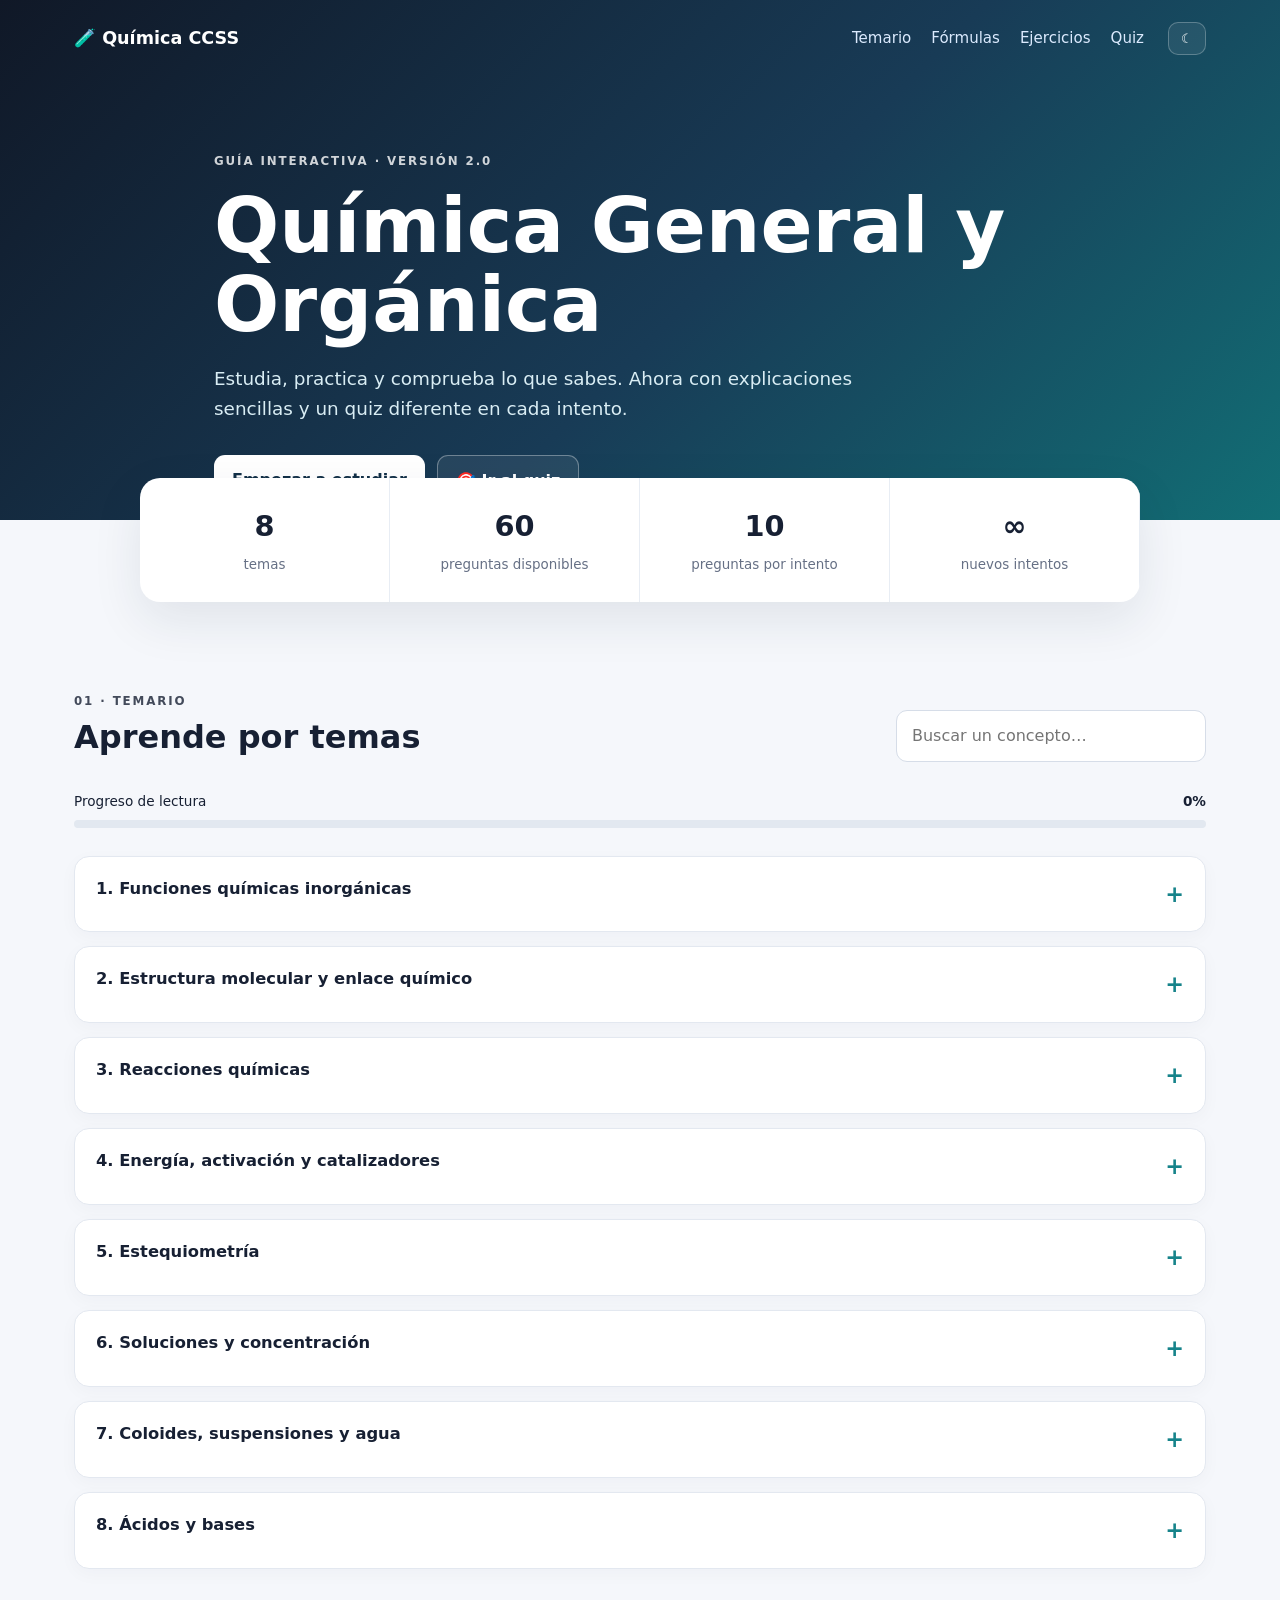
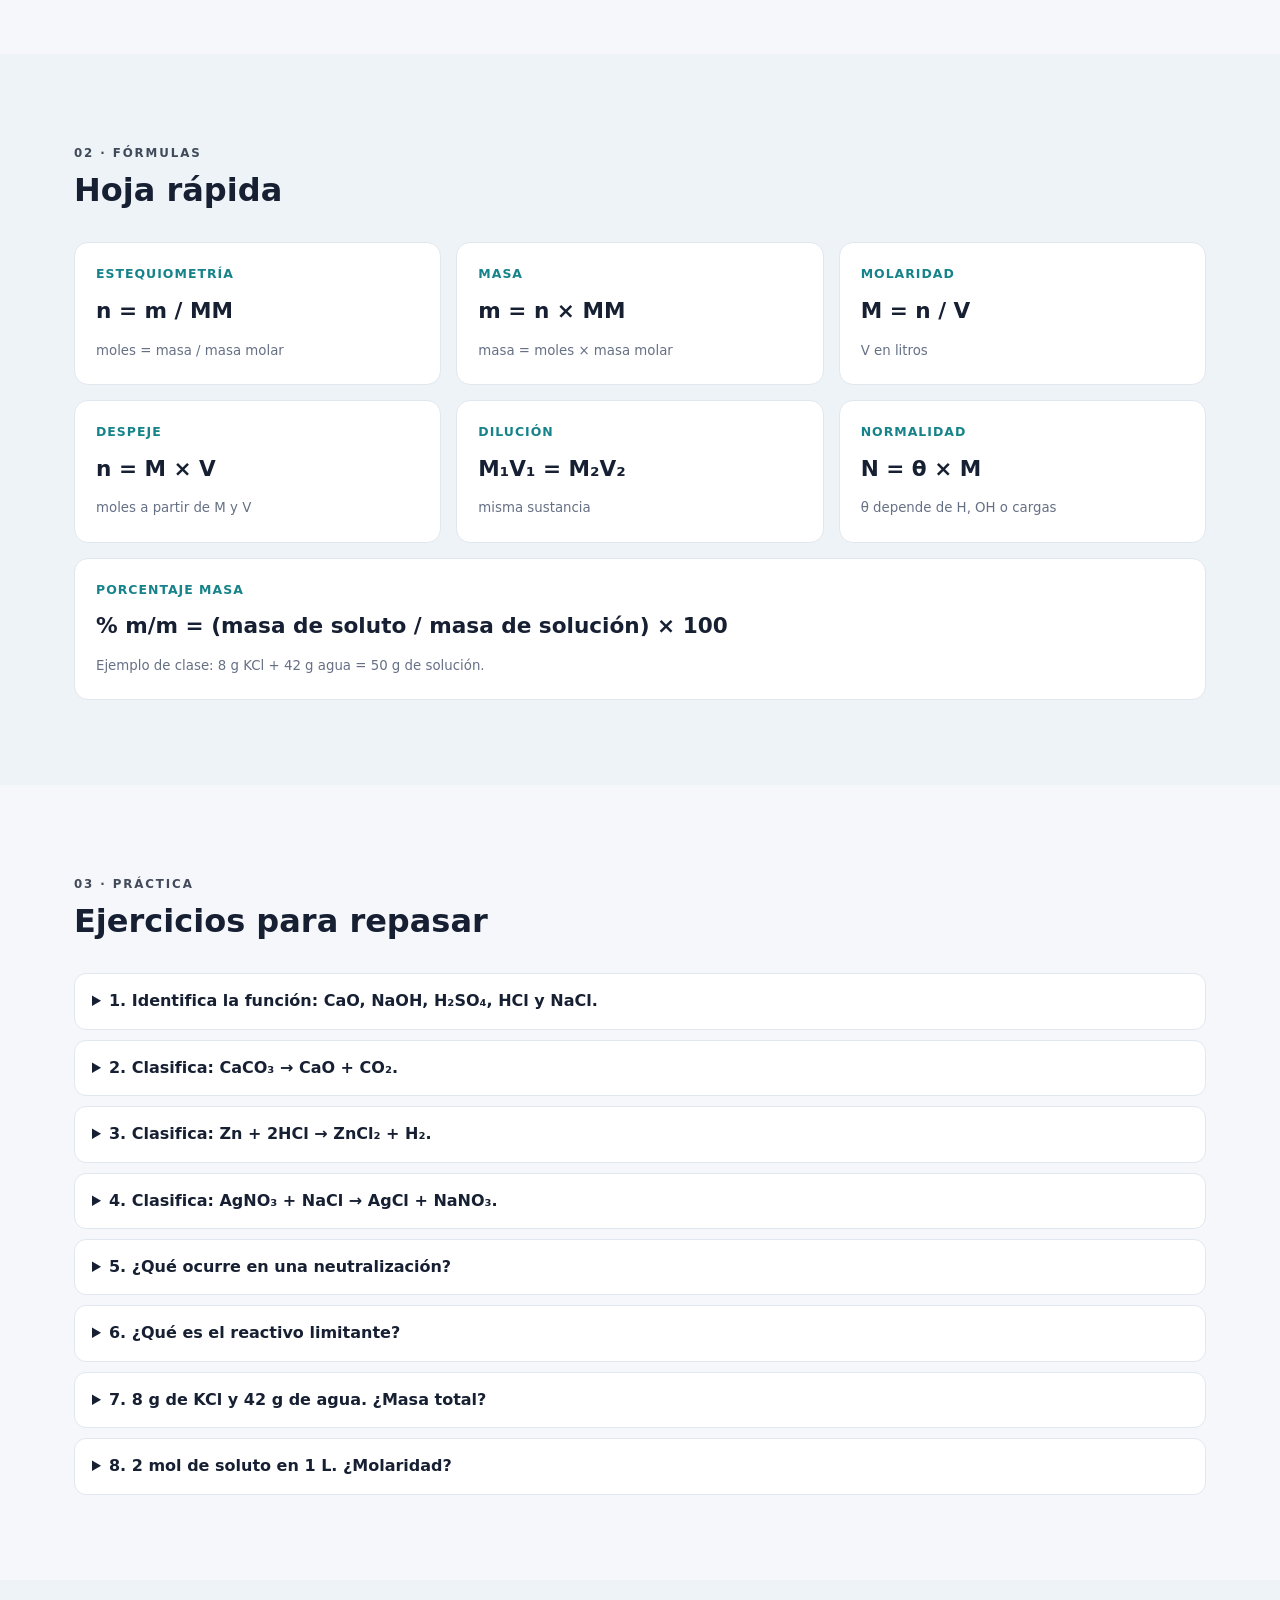
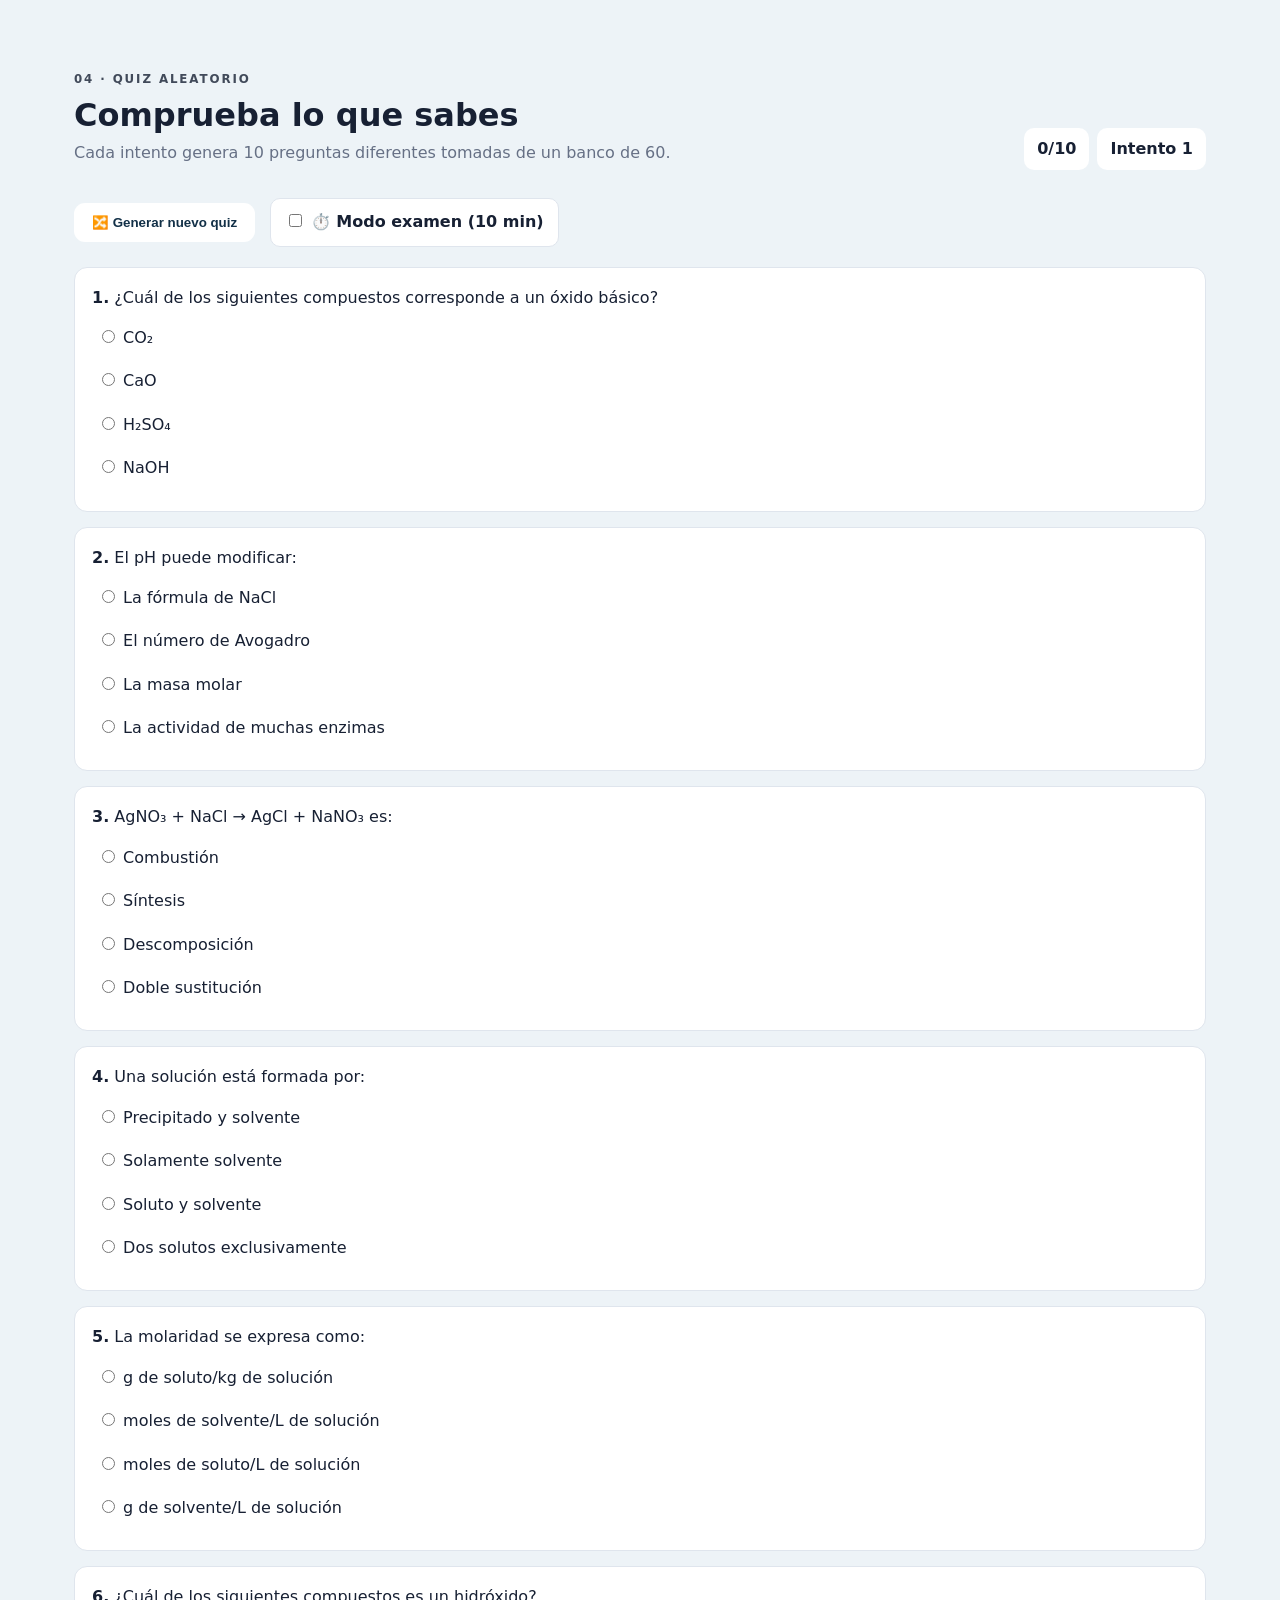
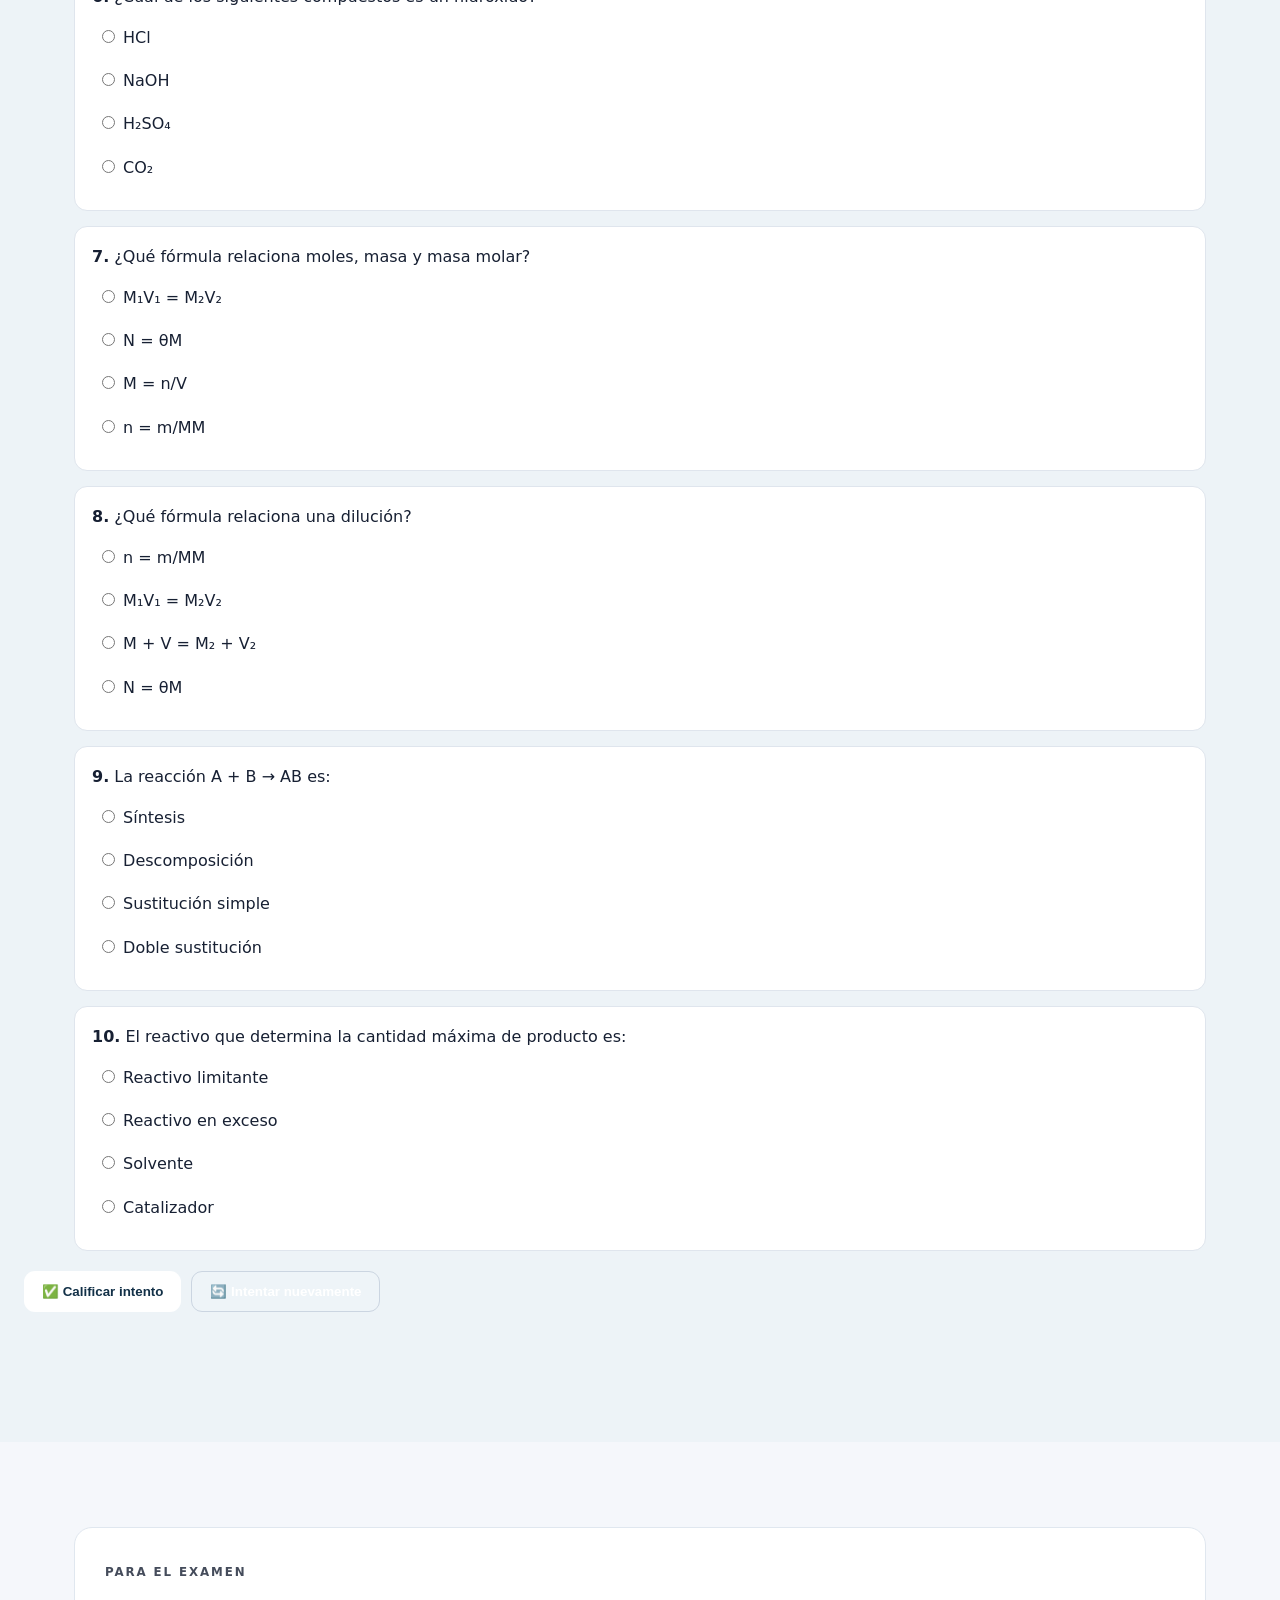
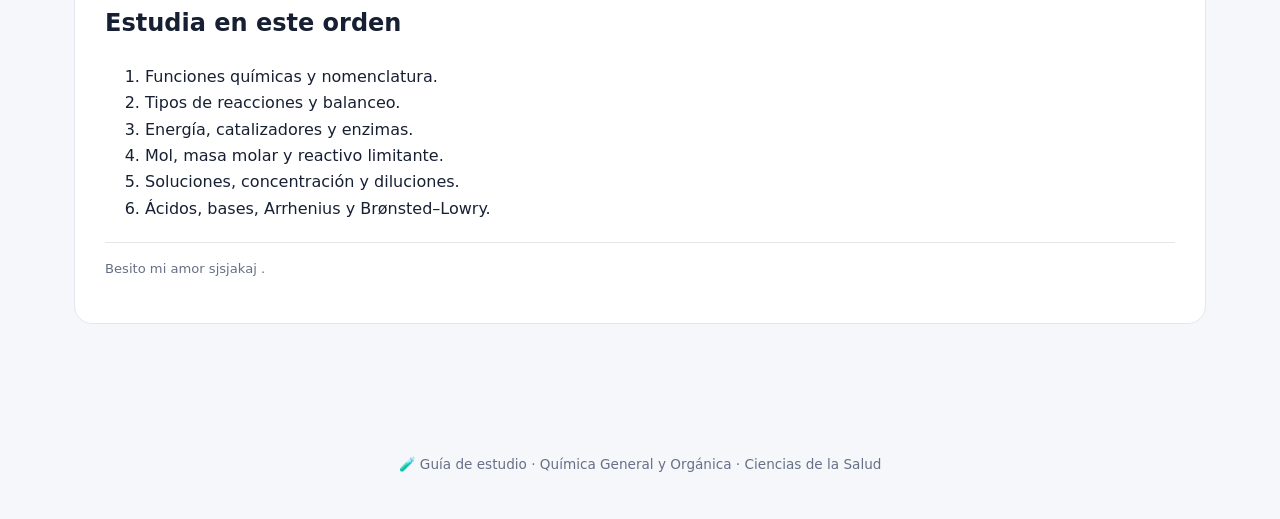
<file: index.html>
<!DOCTYPE html>
<html lang="es">
<head>
<meta charset="UTF-8">
<meta name="viewport" content="width=device-width, initial-scale=1.0">
<title>Química CCSS — Guía Interactiva</title>
<meta name="description" content="Guía interactiva de Química General y Orgánica para Ciencias de la Salud.">
<link rel="stylesheet" href="style.css">
</head>
<body>
<header class="hero">
<nav class="nav">
<a class="brand" href="#inicio">🧪 Química CCSS</a>
<div class="nav-links">
<a href="#temario">Temario</a><a href="#formulas">Fórmulas</a><a href="#ejercicios">Ejercicios</a><a href="#quiz">Quiz</a>
</div>
<button id="themeBtn" class="icon-btn">☾</button>
</nav>
<div class="hero-content" id="inicio">
<span class="eyebrow">GUÍA INTERACTIVA · VERSIÓN 2.0</span>
<h1>Química General y Orgánica</h1>
<p>Estudia, practica y comprueba lo que sabes. Ahora con explicaciones sencillas y un quiz diferente en cada intento.</p>
<div class="hero-actions"><a class="btn primary" href="#temario">Empezar a estudiar</a><a class="btn ghost" href="#quiz">🎯 Ir al quiz</a></div>
</div>
</header>

<main>
<section class="stats">
<div><strong>8</strong><span>temas</span></div><div><strong>60</strong><span>preguntas disponibles</span></div><div><strong>10</strong><span>preguntas por intento</span></div><div><strong>∞</strong><span>nuevos intentos</span></div>
</section>

<section class="section" id="temario">
<div class="section-heading"><div><span class="eyebrow">01 · TEMARIO</span><h2>Aprende por temas</h2></div><input id="search" class="search" type="search" placeholder="Buscar un concepto…"></div>
<div class="progress-wrap"><div class="progress-label"><span>Progreso de lectura</span><strong id="progressText">0%</strong></div><div class="progress"><div id="progressBar"></div></div></div>

<div class="topic-grid">
<article class="topic" data-keywords="funciones químicas óxido hidróxido ácido sal nomenclatura stock iupac tradicional">
<button class="topic-title">1. Funciones químicas inorgánicas <span>+</span></button>
<div class="topic-body">
<p>Las principales funciones trabajadas son <strong>óxido, hidróxido, ácido y sal</strong>.</p>
<div class="mini-grid"><div><b>Óxido</b><br>Compuesto formado por oxígeno y otro elemento. Ej.: CaO, CO₂.</div><div><b>Hidróxido</b><br>Compuesto formado por un metal unido al grupo OH⁻. Ej.: NaOH.</div><div><b>Ácido</b><br>Se estudian ácidos hidrácidos y oxácidos. Ej.: HCl, H₂SO₄.</div><div><b>Sal</b><br>Ej.: NaCl, Na₂CO₃.</div></div>
<h4>Nomenclaturas</h4><ul><li><strong>Stock:</strong> usa el número de oxidación cuando corresponde. Ej.: Fe₂O₃ → óxido de hierro (III).</li><li><strong>IUPAC/sistemática:</strong> usa prefijos. Ej.: Cl₂O₅ → pentaóxido de dicloro.</li><li><strong>Tradicional:</strong> emplea las formas históricas de denominación.</li></ul>
<div class="example"><b>Ejemplos:</b> CuO → óxido de cobre (II) · Fe₂O₃ → óxido de hierro (III) · Al₂O₃ → óxido de aluminio (III).</div>
<button class="explain-btn" data-explain="funciones">💡 Explícame esto de forma sencilla</button>
<div class="explanation" id="exp-funciones"></div>
</div></article>

<article class="topic" data-keywords="estructura molecular enlace químico iónico covalente metálico">
<button class="topic-title">2. Estructura molecular y enlace químico <span>+</span></button>
<div class="topic-body"><p>El enlace químico explica cómo se unen los átomos para formar sustancias.</p><div class="mini-grid"><div><b>Iónico</b><br>Asociado a transferencia de electrones y formación de iones.</div><div><b>Covalente</b><br>Asociado a compartición de electrones.</div><div><b>Metálico</b><br>Característico de los metales.</div></div><p class="tip">Relaciona el tipo de enlace con propiedades como conductividad, solubilidad y volatilidad cuando corresponda.</p><button class="explain-btn" data-explain="enlaces">💡 Explícame esto de forma sencilla</button><div class="explanation" id="exp-enlaces"></div></div></article>

<article class="topic" data-keywords="reacciones químicas lavoisier síntesis descomposición sustitución combustión neutralización">
<button class="topic-title">3. Reacciones químicas <span>+</span></button>
<div class="topic-body"><p>Una reacción representa la transformación de <strong>reactivos en productos</strong>. El balanceo debe respetar la conservación de los átomos.</p><div class="reaction-list"><div><span>Síntesis</span><code>A + B → AB</code></div><div><span>Descomposición</span><code>AB → A + B</code></div><div><span>Sustitución simple</span><code>A + BC → AC + B</code></div><div><span>Doble sustitución</span><code>AB + CD → AD + CB</code></div><div><span>Combustión</span><code>Hidrocarburo + O₂ → CO₂ + H₂O</code></div></div><div class="example"><b>Ejemplos:</b> CaCO₃ → CaO + CO₂ = descomposición · Zn + 2HCl → ZnCl₂ + H₂ = sustitución simple · AgNO₃ + NaCl → AgCl + NaNO₃ = doble sustitución.</div><p><strong>Neutralización:</strong> reacción entre un ácido y una base que produce sal y agua.</p><button class="explain-btn" data-explain="reacciones">💡 Explícame esto de forma sencilla</button><div class="explanation" id="exp-reacciones"></div></div></article>

<article class="topic" data-keywords="energía exotérmica endotérmica activación catalizador enzimas sitio activo sustrato">
<button class="topic-title">4. Energía, activación y catalizadores <span>+</span></button>
<div class="topic-body"><div class="compare"><div><b>Exotérmica</b><p>Libera energía hacia el ambiente.</p></div><div><b>Endotérmica</b><p>Absorbe energía del ambiente.</p></div></div><p><strong>Energía de activación:</strong> energía mínima necesaria para que ocurra una reacción.</p><p><strong>Catalizadores:</strong> permiten disminuir la energía de activación sin consumirse permanentemente.</p><p><strong>Enzimas:</strong> principalmente proteínas con función catalítica. El <strong>sustrato</strong> es la sustancia sobre la que actúa la enzima y el <strong>sitio activo</strong> es la región donde se une.</p><button class="explain-btn" data-explain="energia">💡 Explícame esto de forma sencilla</button><div class="explanation" id="exp-energia"></div></div></article>

<article class="topic" data-keywords="estequiometría mol masa molar reactivo limitante">
<button class="topic-title">5. Estequiometría <span>+</span></button>
<div class="topic-body"><p>La estequiometría relaciona cantidades de reactivos y productos a partir de una ecuación química balanceada.</p><ul><li><strong>1 mol</strong> contiene aproximadamente <strong>6,022 × 10²³ partículas</strong>.</li><li><strong>Masa molar:</strong> masa de un mol de sustancia, en g/mol.</li><li><strong>Reactivo limitante:</strong> determina la cantidad máxima de producto.</li></ul><div class="formula">n = m / MM</div><div class="formula">m = n × MM</div><p class="tip">Ruta: balancea → convierte a moles → usa la proporción → convierte a la unidad solicitada.</p><button class="explain-btn" data-explain="estequiometria">💡 Explícame esto de forma sencilla</button><div class="explanation" id="exp-estequiometria"></div></div></article>

<article class="topic" data-keywords="soluciones soluto solvente porcentaje molaridad normalidad dilución">
<button class="topic-title">6. Soluciones y concentración <span>+</span></button>
<div class="topic-body"><p>Una solución está formada por <strong>soluto y solvente</strong>. Generalmente, el solvente está en mayor proporción.</p><div class="formula">% m/m = (masa de soluto / masa de solución) × 100</div><div class="formula">% v/v = (volumen de soluto / volumen de solución) × 100</div><div class="formula">% m/v = (masa de soluto / volumen de solución) × 100</div><div class="formula">M = moles de soluto / litros de solución</div><div class="formula">N = θ × M</div><p><strong>Dilución:</strong> para una dilución de la misma sustancia se utiliza <code>M₁V₁ = M₂V₂</code>.</p><button class="explain-btn" data-explain="soluciones">💡 Explícame esto de forma sencilla</button><div class="explanation" id="exp-soluciones"></div></div></article>

<article class="topic" data-keywords="coloides suspensiones agua autoionización puentes hidrógeno">
<button class="topic-title">7. Coloides, suspensiones y agua <span>+</span></button>
<div class="topic-body"><p>Se estudia el comportamiento de <strong>soluciones, coloides y suspensiones</strong> en agua y sus diferencias.</p><p>El agua establece <strong>puentes de hidrógeno</strong> entre sus moléculas. En la autoionización se consideran variaciones de H⁺ y OH⁻.</p><div class="example">Si aumenta H⁺, el medio se desplaza hacia mayor acidez. Si disminuye H⁺ y aumenta OH⁻, se desplaza hacia mayor basicidad.</div><p>El agua puede participar en reacciones ácido–base y presenta comportamiento anfótero.</p><button class="explain-btn" data-explain="agua">💡 Explícame esto de forma sencilla</button><div class="explanation" id="exp-agua"></div></div></article>

<article class="topic" data-keywords="ácidos bases arrhenius bronsted lowry ph neutralización">
<button class="topic-title">8. Ácidos y bases <span>+</span></button>
<div class="topic-body"><h4>Arrhenius</h4><p>La sesión aborda la teoría de Arrhenius para explicar ácidos y bases en solución acuosa.</p><h4>Brønsted–Lowry</h4><p>Interpreta las reacciones ácido–base mediante transferencia de protones.</p><div class="compare"><div><b>Ácido</b><p>Donador de protones.</p></div><div><b>Base</b><p>Aceptor de protones.</p></div></div><p><strong>pH:</strong> se relaciona con la concentración de H⁺ y caracteriza la acidez o basicidad.</p><button class="explain-btn" data-explain="acidos">💡 Explícame esto de forma sencilla</button><div class="explanation" id="exp-acidos"></div></div></article>
</div>
</section>

<section class="section alt" id="formulas"><div class="section-heading"><div><span class="eyebrow">02 · FÓRMULAS</span><h2>Hoja rápida</h2></div></div><div class="formula-grid">
<div class="formula-card"><span>Estequiometría</span><strong>n = m / MM</strong><small>moles = masa / masa molar</small></div>
<div class="formula-card"><span>Masa</span><strong>m = n × MM</strong><small>masa = moles × masa molar</small></div>
<div class="formula-card"><span>Molaridad</span><strong>M = n / V</strong><small>V en litros</small></div>
<div class="formula-card"><span>Despeje</span><strong>n = M × V</strong><small>moles a partir de M y V</small></div>
<div class="formula-card"><span>Dilución</span><strong>M₁V₁ = M₂V₂</strong><small>misma sustancia</small></div>
<div class="formula-card"><span>Normalidad</span><strong>N = θ × M</strong><small>θ depende de H, OH o cargas</small></div>
<div class="formula-card wide"><span>Porcentaje masa</span><strong>% m/m = (masa de soluto / masa de solución) × 100</strong><small>Ejemplo de clase: 8 g KCl + 42 g agua = 50 g de solución.</small></div>
</div></section>

<section class="section" id="ejercicios"><div class="section-heading"><div><span class="eyebrow">03 · PRÁCTICA</span><h2>Ejercicios para repasar</h2></div></div><div class="exercise-list">
<details><summary>1. Identifica la función: CaO, NaOH, H₂SO₄, HCl y NaCl.</summary><p>CaO: óxido básico · NaOH: hidróxido · H₂SO₄: oxácido · HCl: ácido hidrácido · NaCl: sal.</p></details>
<details><summary>2. Clasifica: CaCO₃ → CaO + CO₂.</summary><p><strong>Descomposición.</strong></p></details>
<details><summary>3. Clasifica: Zn + 2HCl → ZnCl₂ + H₂.</summary><p><strong>Sustitución simple.</strong></p></details>
<details><summary>4. Clasifica: AgNO₃ + NaCl → AgCl + NaNO₃.</summary><p><strong>Doble sustitución.</strong></p></details>
<details><summary>5. ¿Qué ocurre en una neutralización?</summary><p>Un ácido reacciona con una base y se forman sal y agua.</p></details>
<details><summary>6. ¿Qué es el reactivo limitante?</summary><p>Determina la cantidad máxima de producto que puede formarse.</p></details>
<details><summary>7. 8 g de KCl y 42 g de agua. ¿Masa total?</summary><p><strong>50 g de solución.</strong></p></details>
<details><summary>8. 2 mol de soluto en 1 L. ¿Molaridad?</summary><p>M = n/V = 2/1 = <strong>2 M</strong>.</p></details>
</div></section>

<section class="section alt" id="quiz">
<div class="section-heading"><div><span class="eyebrow">04 · QUIZ ALEATORIO</span><h2>Comprueba lo que sabes</h2><p class="muted">Cada intento genera 10 preguntas diferentes tomadas de un banco de 60.</p></div><div class="quiz-top"><span id="score" class="score">0/10</span><span id="attempt" class="attempt">Intento 1</span></div></div>
<div class="quiz-controls"><button class="btn primary" id="newQuiz">🔀 Generar nuevo quiz</button><label class="timer-toggle"><input type="checkbox" id="timerToggle"> ⏱️ Modo examen (10 min)</label><span id="timer" class="timer"></span></div>
<form id="quizForm" class="quiz"></form>
<div class="quiz-actions"><button type="button" class="btn primary" id="checkQuiz">✅ Calificar intento</button><button type="button" class="btn ghost dark-ghost" id="retryQuiz">🔄 Intentar nuevamente</button></div>
<div id="quizResult" class="quiz-result"></div>
</section>

<section class="section final-note"><div class="note"><span class="eyebrow">PARA EL EXAMEN</span><h2>Estudia en este orden</h2><ol><li>Funciones químicas y nomenclatura.</li><li>Tipos de reacciones y balanceo.</li><li>Energía, catalizadores y enzimas.</li><li>Mol, masa molar y reactivo limitante.</li><li>Soluciones, concentración y diluciones.</li><li>Ácidos, bases, Arrhenius y Brønsted–Lowry.</li></ol><p class="source-note">Besito mi amor sjsjakaj .</p></div></section>
</main>
<footer><p>🧪 Guía de estudio · Química General y Orgánica · Ciencias de la Salud</p></footer>
<script src="script.js"></script>
</body>
</html>
</file>
<file: style.css>
*{box-sizing:border-box}html{scroll-behavior:smooth}body{margin:0;font-family:Inter,system-ui,-apple-system,BlinkMacSystemFont,"Segoe UI",sans-serif;background:#f5f7fb;color:#172033;line-height:1.65}body.dark{background:#0f172a;color:#e5e7eb}.hero{background:linear-gradient(135deg,#101827,#183b56 55%,#126e75);color:#fff;min-height:520px}.nav{max-width:1180px;margin:auto;padding:22px 24px;display:flex;align-items:center;gap:24px}.brand{color:#fff;text-decoration:none;font-weight:800;font-size:1.1rem}.nav-links{display:flex;gap:20px;margin-left:auto}.nav-links a{color:#dbeafe;text-decoration:none;font-size:.94rem}.icon-btn{border:1px solid #ffffff40;background:#ffffff12;color:#fff;border-radius:10px;padding:8px 12px;cursor:pointer}.hero-content{max-width:900px;margin:70px auto 0;padding:0 24px}.eyebrow{font-size:.74rem;letter-spacing:.16em;font-weight:800;opacity:.8}.hero h1{font-size:clamp(2.5rem,6vw,5rem);line-height:1.02;margin:14px 0 20px}.hero p{font-size:1.15rem;max-width:720px;color:#d9edf4}.hero-actions{display:flex;gap:12px;flex-wrap:wrap;margin-top:30px}.btn{display:inline-block;border:0;border-radius:11px;padding:12px 18px;font-weight:800;text-decoration:none;cursor:pointer}.primary{background:#fff;color:#123047}.ghost{border:1px solid #ffffff55;color:#fff;background:#ffffff12}.stats{max-width:1000px;margin:-42px auto 0;background:#fff;border-radius:20px;box-shadow:0 18px 50px #102a4318;display:grid;grid-template-columns:repeat(4,1fr);position:relative;overflow:hidden}.stats div{padding:25px;text-align:center;border-right:1px solid #e8edf4}.stats strong{display:block;font-size:1.8rem}.stats span{font-size:.84rem;color:#667085}.section{max-width:1180px;margin:auto;padding:85px 24px}.section.alt{max-width:none;background:#edf3f7}.section.alt>.section-heading,.section.alt>.formula-grid,.section.alt>.quiz,.section.alt>.quiz-controls,.section.alt>.final-note,.section.alt>.note{max-width:1132px;margin-left:auto;margin-right:auto}.section-heading{display:flex;justify-content:space-between;align-items:end;gap:20px;margin-bottom:28px}.section-heading h2{font-size:2rem;margin:6px 0;line-height:1.15}.muted{color:#667085;margin:4px 0}.search{width:min(310px,100%);padding:12px 15px;border:1px solid #d6dde8;border-radius:11px;background:#fff;font:inherit}.topic-grid{display:grid;gap:14px}.topic{background:#fff;border:1px solid #e3e8f0;border-radius:15px;overflow:hidden;box-shadow:0 5px 18px #12263b08}.topic-title{width:100%;padding:19px 21px;border:0;background:transparent;text-align:left;font:inherit;font-weight:800;font-size:1.02rem;display:flex;justify-content:space-between;cursor:pointer;color:inherit}.topic-title span{font-size:1.4rem;color:#16838a;transition:.2s}.topic-body{display:none;padding:0 21px 22px}.topic.open .topic-body{display:block}.topic.open .topic-title span{transform:rotate(45deg)}.topic-body h4{margin:18px 0 5px}.topic-body ul{padding-left:20px}.mini-grid,.compare{display:grid;grid-template-columns:repeat(2,1fr);gap:12px;margin:18px 0}.mini-grid>div,.compare>div{background:#f3f7f9;border-radius:11px;padding:13px}.example,.tip{background:#eef8f7;border-left:4px solid #16838a;border-radius:8px;padding:12px 15px;margin:14px 0}.reaction-list{display:grid;gap:8px;margin:15px 0}.reaction-list div{display:flex;justify-content:space-between;gap:15px;background:#f6f8fb;padding:10px 13px;border-radius:9px}.reaction-list span{font-weight:700}.formula{background:#101827;color:#fff;border-radius:9px;padding:10px 14px;margin:8px 0;font-family:ui-monospace,SFMono-Regular,Menlo,monospace}.explain-btn{border:1px solid #16838a;background:#eaf8f7;color:#0f6267;border-radius:10px;padding:10px 14px;font-weight:800;cursor:pointer;margin-top:8px}.explanation{display:none;margin-top:12px;background:#fffdf2;border:1px solid #eadb93;border-radius:12px;padding:15px}.explanation.show{display:block}.explanation strong{color:#125d62}.formula-grid{display:grid;grid-template-columns:repeat(3,1fr);gap:15px}.formula-card{background:#fff;border-radius:14px;padding:21px;border:1px solid #e1e7ef}.formula-card.wide{grid-column:span 3}.formula-card span{display:block;font-size:.78rem;text-transform:uppercase;letter-spacing:.08em;color:#16838a;font-weight:800}.formula-card strong{display:block;font-size:1.35rem;margin:8px 0}.formula-card small{color:#667085}.exercise-list{display:grid;gap:10px}.exercise-list details{background:#fff;border:1px solid #e1e7ef;border-radius:12px;padding:14px 17px}.exercise-list summary{cursor:pointer;font-weight:700}.progress-wrap{margin-bottom:28px}.progress-label{display:flex;justify-content:space-between;font-size:.85rem;margin-bottom:7px}.progress{height:8px;background:#e2e8f0;border-radius:99px;overflow:hidden}.progress div{height:100%;width:0;background:#16838a;transition:.3s}.quiz-top{display:flex;gap:8px;align-items:center}.score,.attempt{font-weight:800;background:#fff;padding:8px 13px;border-radius:10px}.quiz-controls{display:flex;gap:15px;align-items:center;flex-wrap:wrap;margin-bottom:20px}.timer-toggle{background:#fff;border:1px solid #dfe5ed;padding:10px 14px;border-radius:10px;font-weight:700}.timer{font-weight:900}.quiz{display:grid;gap:15px}.question{background:#fff;border:1px solid #dfe5ed;border-radius:13px;padding:17px}.question.correct{border:2px solid #16835c}.question.incorrect{border:2px solid #b64d4d}.question p{margin:0 0 9px}.question label{display:block;margin:7px 0;cursor:pointer;padding:5px;border-radius:7px}.question label:hover{background:#f1f5f9}.question .answer-note{display:none;margin-top:12px;padding:11px;background:#f3f7f9;border-radius:9px;font-size:.92rem}.question.answered .answer-note{display:block}.quiz-actions{display:flex;gap:10px;flex-wrap:wrap;margin-top:20px}.dark-ghost{border-color:#cbd5e1}.quiz-result{font-size:1.1rem;font-weight:800;min-height:30px;margin-top:15px}.note{background:#fff;border-radius:18px;padding:30px;border:1px solid #e0e7ef}.source-note{font-size:.82rem;color:#667085;border-top:1px solid #e5e7eb;padding-top:15px;margin-top:20px}footer{padding:30px 24px;text-align:center;color:#667085;font-size:.85rem}.dark .stats,.dark .topic,.dark .formula-card,.dark .question,.dark .note,.dark .exercise-list details,.dark .score,.dark .attempt,.dark .timer-toggle{background:#162033;border-color:#2b3a50}.dark .stats span,.dark .formula-card small,.dark .source-note,.dark .muted{color:#9ca3af}.dark .search{background:#162033;color:#fff;border-color:#34445c}.dark .mini-grid>div,.dark .compare>div,.dark .reaction-list div{background:#1d2a3e}.dark .section.alt{background:#111c2f}.dark .example,.dark .tip{background:#143238}.dark .explanation{background:#302d1b;border-color:#665b24}.dark .question label:hover{background:#1d2a3e}.dark .explain-btn{background:#143238;color:#b9eeee}.dark .explanation{color:#e5e7eb}@media(max-width:800px){.nav-links{display:none}.hero{min-height:570px}.hero-content{margin-top:80px}.stats{margin:0 15px;grid-template-columns:repeat(2,1fr)}.section{padding:60px 18px}.section-heading{align-items:flex-start;flex-direction:column}.search{width:100%}.mini-grid,.compare,.formula-grid{grid-template-columns:1fr}.formula-card.wide{grid-column:auto}.reaction-list div{display:block}.reaction-list code{display:block;margin-top:5px}.hero h1{font-size:3rem}}
</file>
